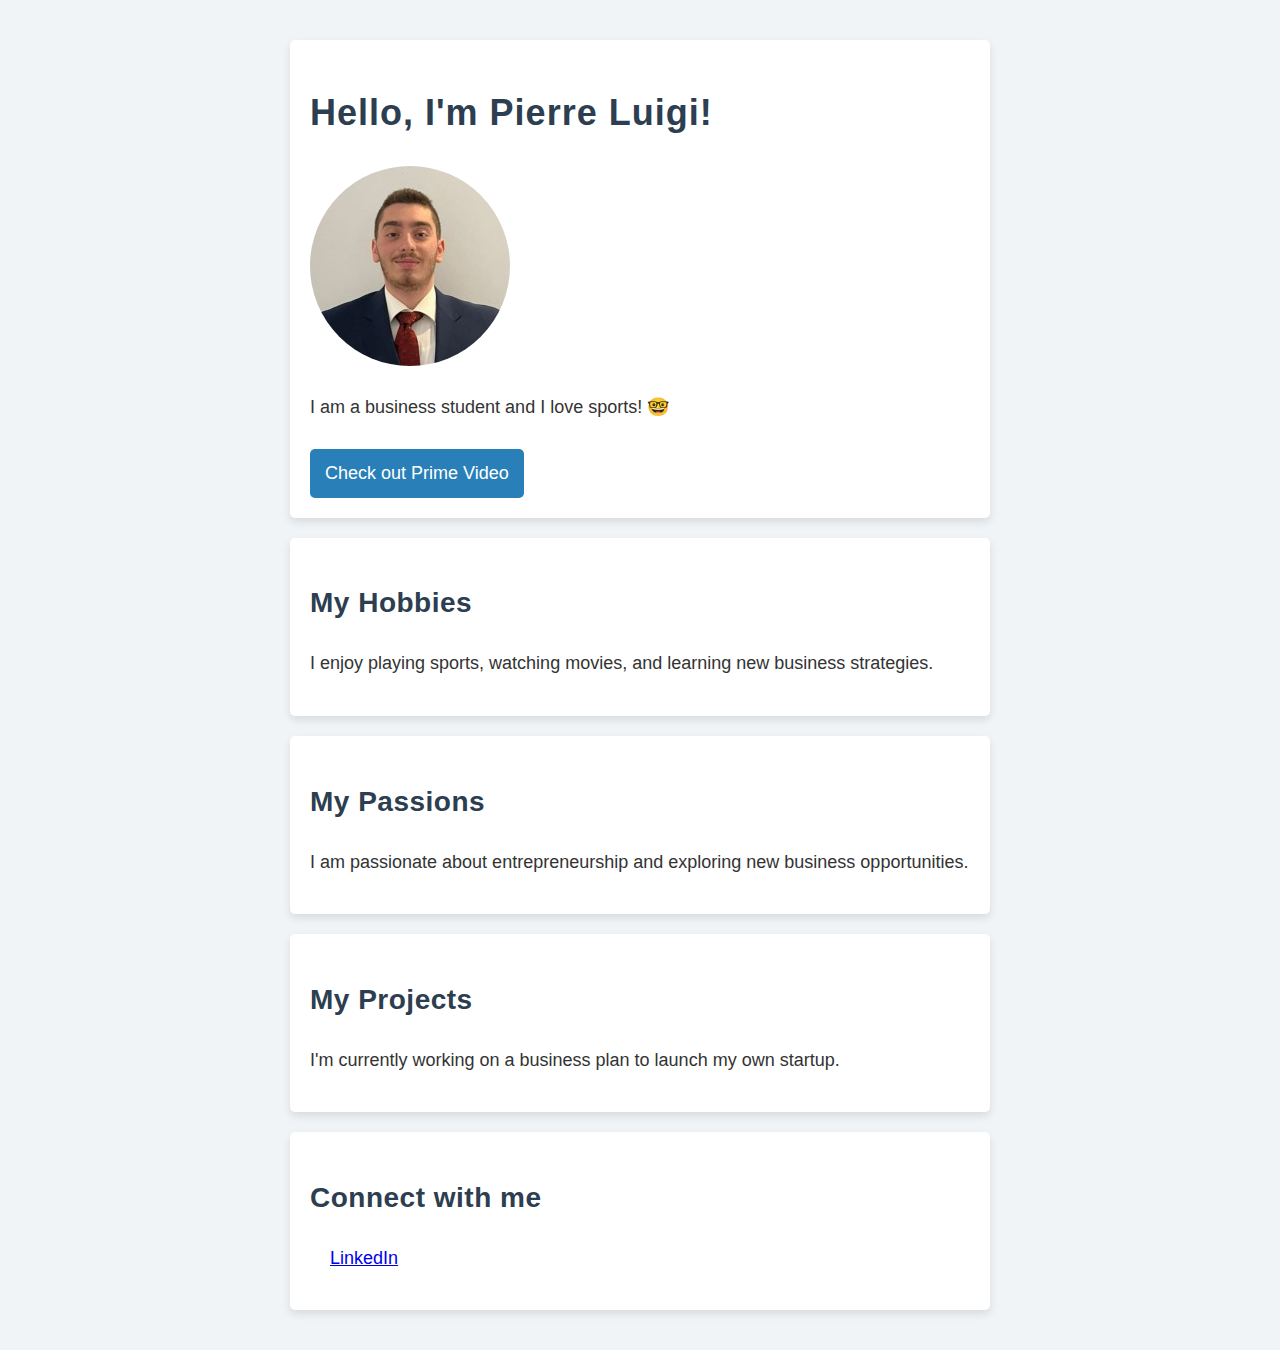
<file: index.html>
<!DOCTYPE html>
<html lang="en">
<head>
    <meta charset="UTF-8">
    <meta name="viewport" content="width=device-width, initial-scale=1.0">
    <title>Profile</title>
    <style>
        /* Body styling */
        body {
            background-color: #f0f4f7;
            font-family: 'Arial', sans-serif;
            color: #333;
            font-size: 18px;
            line-height: 1.6;
            margin: 0;
            padding: 0;
        }

        /* Container styling */
        .container {
            width: 700px; /* set the width of your container */
            margin: 40px auto; /* set margins: top/bottom: 40px; left/right: automatic */
        }

        /* Card styling */
        .card-white {
            background-color: #fff;
            border-radius: 5px;
            box-shadow: rgba(0, 0, 0, 0.1) 0px 4px 8px;
            margin-bottom: 20px;
            padding: 20px;
        }

        /* Profile image styling */
        .img-circle {
            border-radius: 50%;
            width: 200px; /* Ensuring a consistent width for the image */
            height: 200px; /* Ensuring a consistent height for the image */
            object-fit: cover; /* Maintain aspect ratio */
        }

        /* Headers styling */
        h1, h2, h3 {
            font-family: 'Helvetica', sans-serif;
            color: #2c3e50;
        }

        h1 {
            font-size: 36px;
            letter-spacing: 1px;
        }

        h2 {
            font-size: 28px;
            letter-spacing: 0.5px;
        }

        h3 {
            font-size: 24px;
        }

        /* Links styling */
        .button-link {
            display: inline-block;
            padding: 10px 15px;
            background-color: #2980b9;
            color: white;
            text-decoration: none;
            border-radius: 5px;
            transition: background-color 0.3s ease;
            margin-top: 10px; /* Spacing from paragraph */
        }

        .button-link:hover {
            background-color: #1abc9c;
        }

        /* Social links list styling */
        .list-inline {
            list-style: none; /* Remove bullet points */
            padding-left: 0; /* Remove remaining padding */
        }

        .list-inline > li {
            display: inline; /* Change list item behavior to inline */
            padding: 0 20px; /* Add left/right padding */
        }

        /* Media Queries for Responsive Design */
        @media (max-width: 960px) {
            .container {
                width: 700px; /* For screens < 960px */
            }
        }

        @media (max-width: 720px) {
            .container {
                width: 500px; /* For screens < 720px */
            }
        }

        @media (max-width: 540px) {
            .container {
                width: 300px; /* For screens < 540px */
            }

            h1 {
                font-size: 28px; /* Adjust header sizes */
            }

            h2 {
                font-size: 24px; /* Adjust header sizes */
            }
        }
    </style>
</head>
<body>
    <div class="container">
        <div class="card-white">
            <h1>Hello, I'm Pierre Luigi!</h1>
            <img src="images/Profile.jpg" class="img-circle">
            <p>I am a business student and I love sports! 🤓</p>
            <a href="https://www.primevideo.com/" class="button-link">Check out Prime Video</a>
        </div>
        
        <div class="card-white">
            <h2>My Hobbies</h2>
            <p>I enjoy playing sports, watching movies, and learning new business strategies.</p>
        </div>
        
        <div class="card-white">
            <h2>My Passions</h2>
            <p>I am passionate about entrepreneurship and exploring new business opportunities.</p>
        </div>
        
        <div class="card-white">
            <h2>My Projects</h2>
            <p>I'm currently working on a business plan to launch my own startup.</p>
        </div>

        <div class="card-white">
            <h2>Connect with me</h2>
            <ul class="list-inline">
                <li><a href="https://www.linkedin.com/in/pierre-luigi-el-khoury">LinkedIn</a></li>
            </ul>
        </div>
    </div>
</body>
</html>
</file>
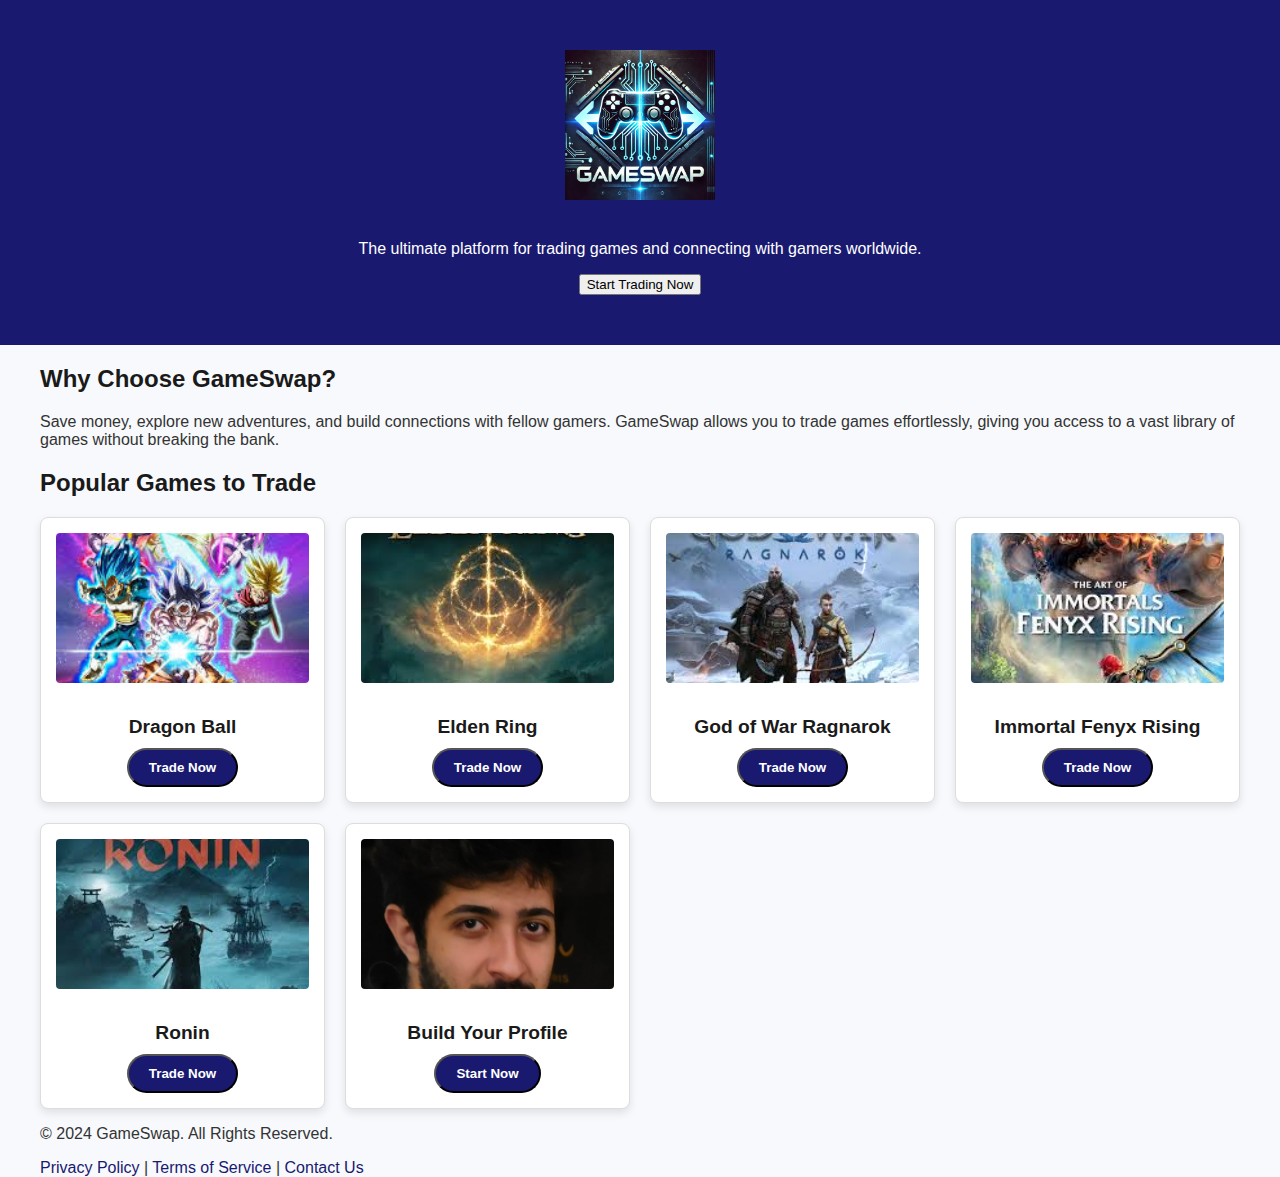
<file: Game-Swap/index.html>
<!DOCTYPE html>
<html lang="en">

<head>
    <title>GameSwap</title>
    <meta charset="UTF-8">
    <meta name="viewport" content="width=device-width, initial-scale=1.0">
    <!-- Linking the main stylesheet -->
    <link rel="stylesheet" href="CSS/styles.css">
</head>

<body>

    <!-- Header Section -->
    <header class="header">
        <div class="container">
            <img src="Images/logo.jpeg" alt="GameSwap Logo" class="header-logo">
            <p>The ultimate platform for trading games and connecting with gamers worldwide.</p>
            <button onclick="window.location.href='#trades'" class="cta-btn">Start Trading Now</button>
        </div>
    </header>

    <!-- About Section -->
    <section class="about">
        <div class="container">
            <h2>Why Choose GameSwap?</h2>
            <p>
                Save money, explore new adventures, and build connections with fellow gamers. GameSwap allows you to trade games effortlessly, giving you access to a vast library of games without breaking the bank.
            </p>
        </div>
    </section>

    <!-- Featured Games Section -->
    <section id="trades" class="featured">
        <div class="container">
            <h2>Popular Games to Trade</h2>
            <div class="game-grid">
                <!-- Game Item 1 -->
                <div class="game-item">
                    <img src="Images/Dragonball.jpg" alt="Dragon Ball">
                    <h3>Dragon Ball</h3>
                    <button class="trade-btn">Trade Now</button>
                </div>
                <!-- Game Item 2 -->
                <div class="game-item">
                    <img src="Images/Eldenring.jpg" alt="Elden Ring">
                    <h3>Elden Ring</h3>
                    <button class="trade-btn">Trade Now</button>
                </div>
                <!-- Game Item 3 -->
                <div class="game-item">
                    <img src="Images/Godofwarragnarok.jpg" alt="God of War Ragnarok">
                    <h3>God of War Ragnarok</h3>
                    <button class="trade-btn">Trade Now</button>
                </div>
                <!-- Game Item 4 -->
                <div class="game-item">
                    <img src="Images/Immortalfenyx.jpg" alt="Immortal Fenyx Rising">
                    <h3>Immortal Fenyx Rising</h3>
                    <button class="trade-btn">Trade Now</button>
                </div>
                <!-- Game Item 5 -->
                <div class="game-item">
                    <img src="Images/ronin.jpg" alt="Ronin">
                    <h3>Ronin</h3>
                    <button class="trade-btn">Trade Now</button>
                </div>
                <!-- Game Item 6 -->
                <div class="game-item">
                    <img src="Images/Profile.jpg" alt="User Profile">
                    <h3>Build Your Profile</h3>
                    <button class="trade-btn">Start Now</button>
                </div>
            </div>
        </div>
    </section>

    <!-- Footer Section -->
    <footer class="footer">
        <div class="container">
            <p>© 2024 GameSwap. All Rights Reserved.</p>
            <nav>
                <a href="#">Privacy Policy</a> |
                <a href="#">Terms of Service</a> |
                <a href="#">Contact Us</a>
            </nav>
        </div>
    </footer>

</body>

</html>
</file>
<file: Game-Swap/CSS/styles.css>
/* Import component-specific styles */
@import url("./Components/Avatar.css");
@import url("./Components/Banner.css");
@import url("./Components/Button.css");
@import url("./Components/Card.css");
@import url("./Components/container.css");

/* Global styles */
body {
    background-color: #f7f9fc;
    color: #333;
    font-family: "Arial", sans-serif;
    font-size: 16px;
    margin: 0;
    padding: 0;
}

h1, h2, h3 {
    font-weight: bold;
    color: #1a1a1a;
}

.container {
    max-width: 1200px;
    margin: 0 auto;
    padding: 0 20px;
}

a {
    color: #191970;
    text-decoration: none;
}

a:hover {
    color: #000080;
    text-decoration: underline;
}
</file>
